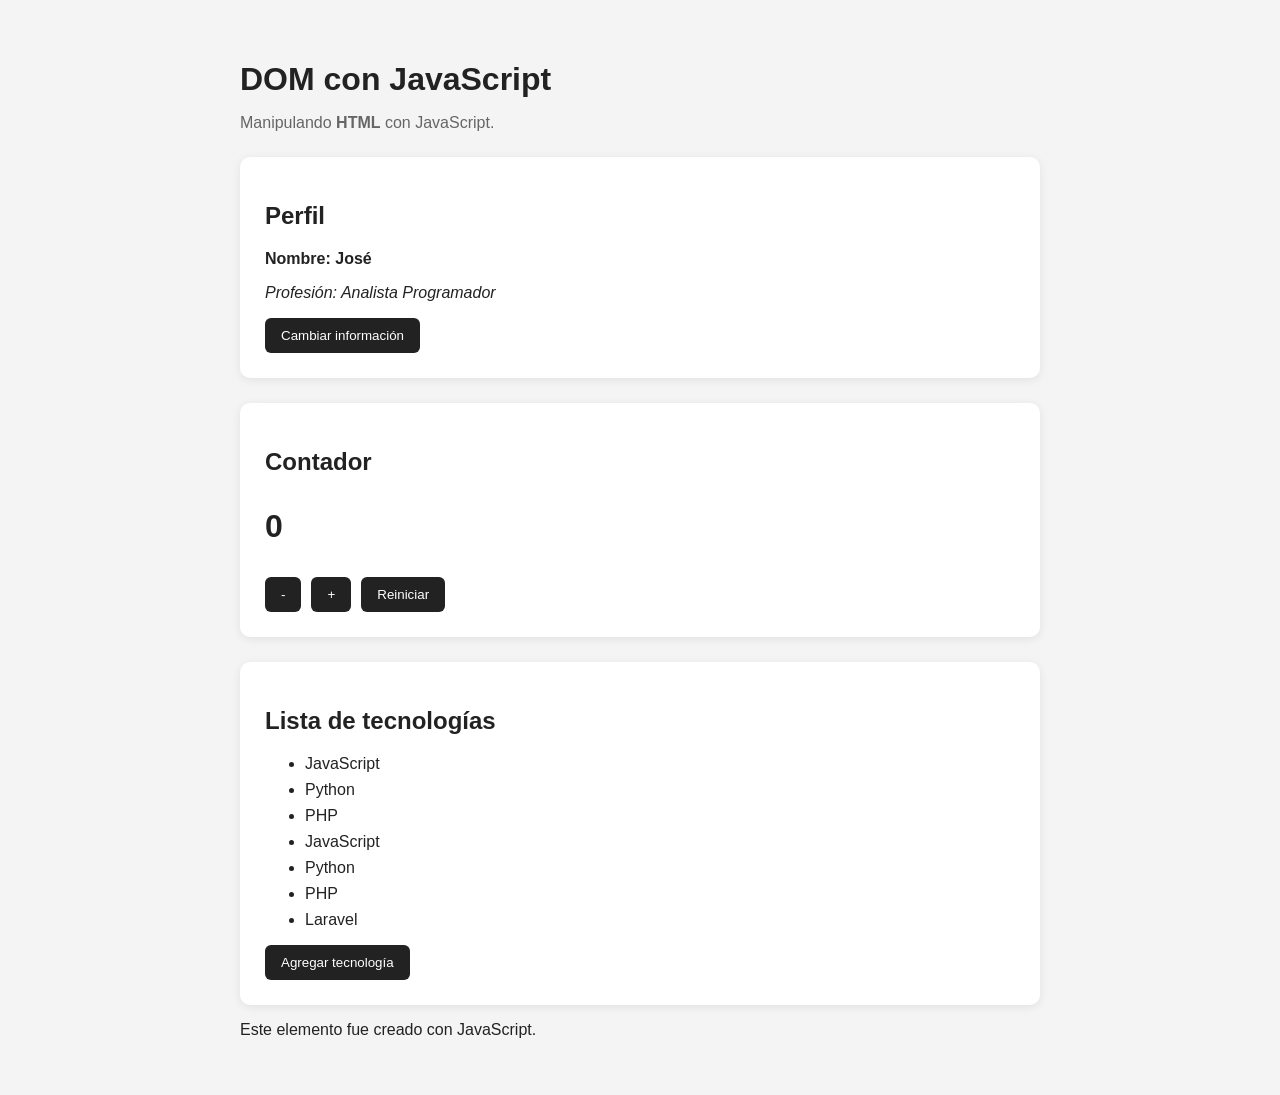
<file: 07-dom/index.html>
<!DOCTYPE html>
<html lang="es">

<head>
    <meta charset="UTF-8">
    <meta name="viewport" content="width=device-width, initial-scale=1.0">

    <title>JavaScript DOM</title>

    <link rel="stylesheet" href="style.css">
</head>

<body>

    <main class="container">

        <h1 id="titulo">JavaScript DOM</h1>

        <p id="descripcion">
            Manipulación de elementos HTML utilizando JavaScript.
        </p>

        <section class="card">

            <h2>Perfil</h2>

            <p id="nombre">Nombre: José</p>

            <p id="profesion">
                Profesión: Analista Programador
            </p>

            <button id="btnCambiar">
                Cambiar información
            </button>

        </section>

        <section class="card">

            <h2>Contador</h2>

            <p id="contador">0</p>

            <div class="botones">

                <button id="btnRestar">
                    -
                </button>

                <button id="btnSumar">
                    +
                </button>

                <button id="btnReset">
                    Reiniciar
                </button>

            </div>

        </section>

        <section class="card">

            <h2>Lista de tecnologías</h2>

            <ul id="listaTecnologias">
                <li>JavaScript</li>
                <li>Python</li>
                <li>PHP</li>
            </ul>

            <button id="btnAgregar">
                Agregar tecnología
            </button>

        </section>

    </main>

    <script src="script.js"></script>

</body>

</html>
</file>
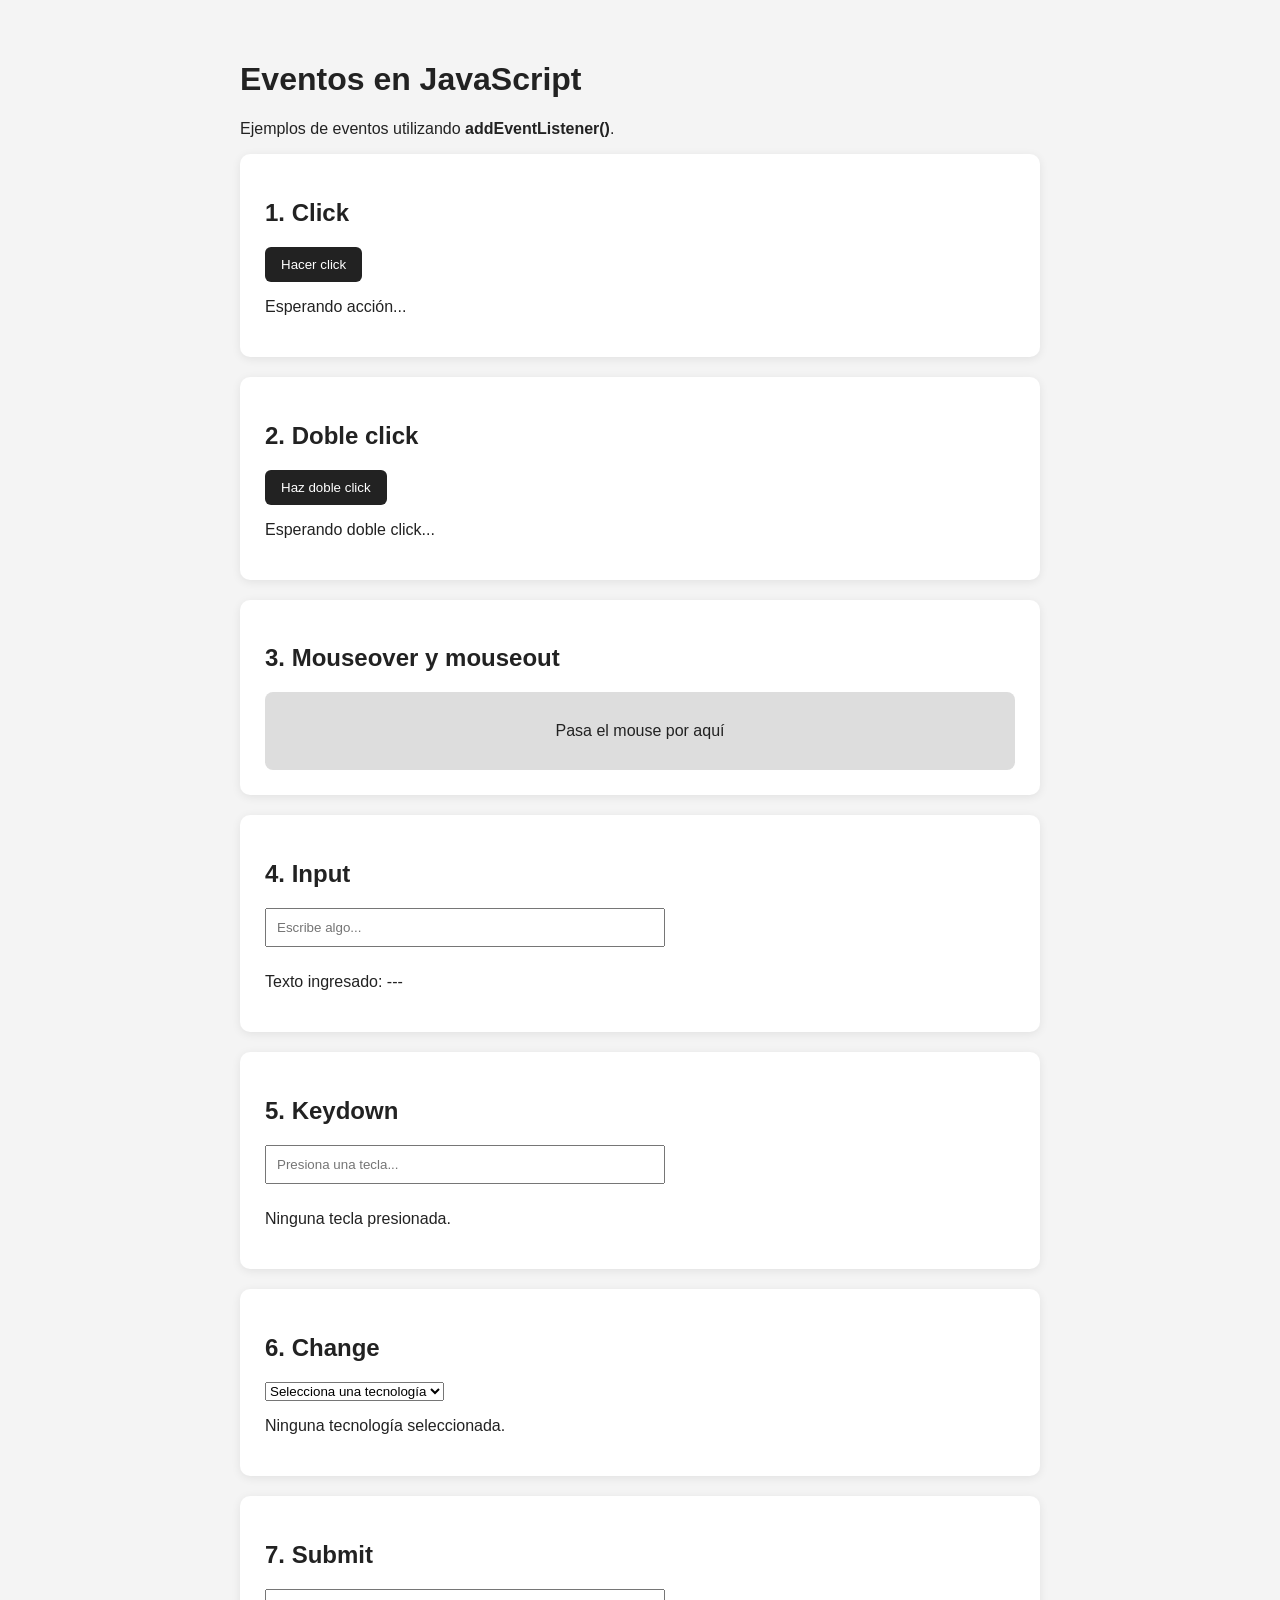
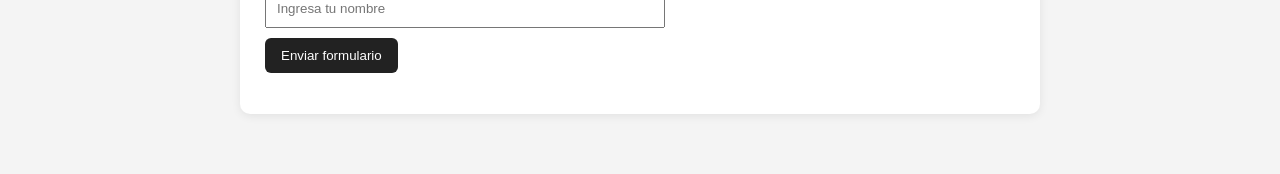
<file: 08-eventos/index.html>
<!DOCTYPE html>
<html lang="es">
<head>
    <meta charset="UTF-8">
    <meta name="viewport" content="width=device-width, initial-scale=1.0">

    <title>JavaScript Eventos</title>

    <style>
        body {
            font-family: Arial, sans-serif;
            background: #f4f4f4;
            margin: 0;
            padding: 40px 20px;
            color: #222;
        }

        .container {
            max-width: 800px;
            margin: 0 auto;
        }

        .card {
            background: white;
            padding: 25px;
            margin-bottom: 20px;
            border-radius: 10px;
            box-shadow: 0 2px 10px rgba(0, 0, 0, 0.08);
        }

        button {
            padding: 10px 16px;
            border: none;
            border-radius: 6px;
            background: #222;
            color: white;
            cursor: pointer;
            margin-right: 8px;
        }

        button:hover {
            opacity: 0.8;
        }

        input {
            padding: 10px;
            width: 100%;
            max-width: 400px;
            box-sizing: border-box;
            margin-bottom: 10px;
        }

        #zonaHover {
            padding: 30px;
            background: #ddd;
            text-align: center;
            border-radius: 8px;
        }

        #mensaje {
            font-weight: bold;
        }
    </style>
</head>

<body>

    <main class="container">

        <h1>Eventos en JavaScript</h1>

        <p>
            Ejemplos de eventos utilizando
            <strong>addEventListener()</strong>.
        </p>

        <!-- CLICK -->
        <section class="card">

            <h2>1. Click</h2>

            <button id="btnClick">
                Hacer click
            </button>

            <p id="mensajeClick">
                Esperando acción...
            </p>

        </section>

        <!-- DOBLE CLICK -->
        <section class="card">

            <h2>2. Doble click</h2>

            <button id="btnDobleClick">
                Haz doble click
            </button>

            <p id="mensajeDobleClick">
                Esperando doble click...
            </p>

        </section>

        <!-- MOUSEOVER -->
        <section class="card">

            <h2>3. Mouseover y mouseout</h2>

            <div id="zonaHover">
                Pasa el mouse por aquí
            </div>

        </section>

        <!-- INPUT -->
        <section class="card">

            <h2>4. Input</h2>

            <input
                type="text"
                id="campoTexto"
                placeholder="Escribe algo..."
            >

            <p>
                Texto ingresado:
                <span id="textoIngresado">---</span>
            </p>

        </section>

        <!-- KEYDOWN -->
        <section class="card">

            <h2>5. Keydown</h2>

            <input
                type="text"
                id="campoTeclado"
                placeholder="Presiona una tecla..."
            >

            <p id="teclaPresionada">
                Ninguna tecla presionada.
            </p>

        </section>

        <!-- CHANGE -->
        <section class="card">

            <h2>6. Change</h2>

            <select id="selectorTecnologia">

                <option value="">
                    Selecciona una tecnología
                </option>

                <option value="JavaScript">
                    JavaScript
                </option>

                <option value="Python">
                    Python
                </option>

                <option value="PHP">
                    PHP
                </option>

                <option value="Laravel">
                    Laravel
                </option>

            </select>

            <p id="tecnologiaSeleccionada">
                Ninguna tecnología seleccionada.
            </p>

        </section>

        <!-- SUBMIT -->
        <section class="card">

            <h2>7. Submit</h2>

            <form id="formulario">

                <input
                    type="text"
                    id="nombre"
                    placeholder="Ingresa tu nombre"
                    required
                >

                <br>

                <button type="submit">
                    Enviar formulario
                </button>

            </form>

            <p id="resultadoFormulario"></p>

        </section>

    </main>

    <script src="script.js"></script>

</body>
</html>
</file>
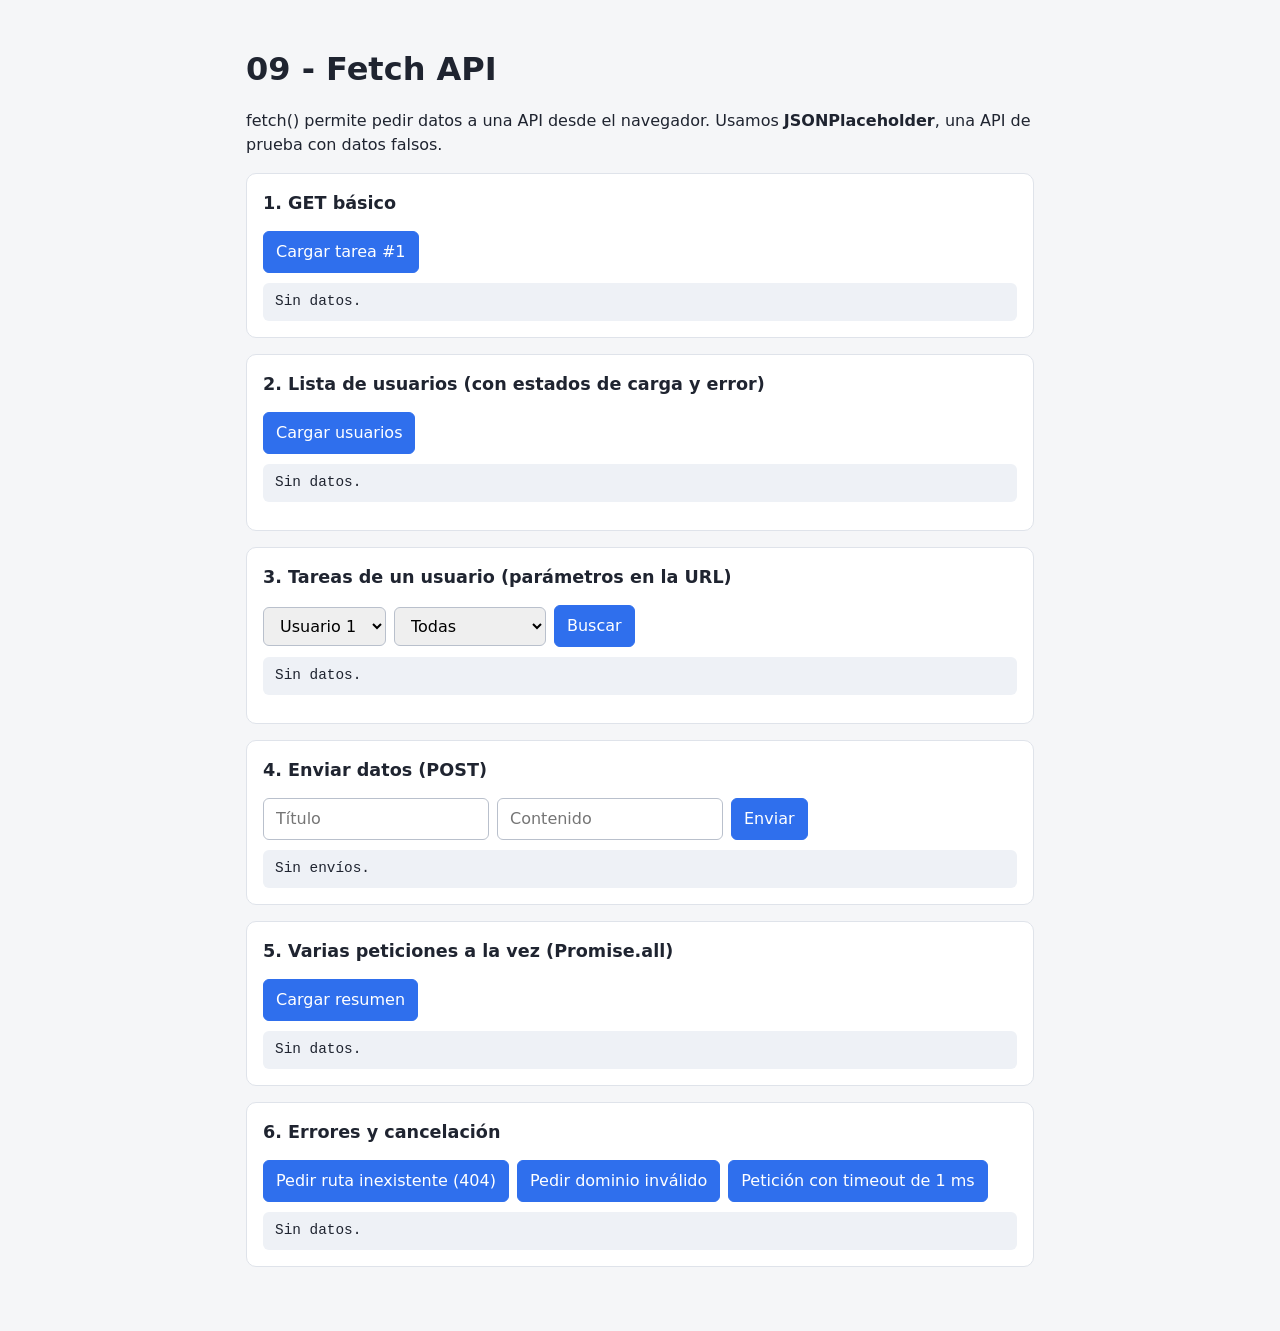
<file: 09-fetch-api/index.html>
<!DOCTYPE html>
<html lang="es">
<head>
  <meta charset="UTF-8">
  <meta name="viewport" content="width=device-width, initial-scale=1.0">
  <title>09 - Fetch API</title>

  <style>
    * { box-sizing: border-box; }

    body {
      font-family: system-ui, sans-serif;
      max-width: 820px;
      margin: 0 auto;
      padding: 24px 16px 64px;
      line-height: 1.5;
      background: #f5f6f8;
      color: #1f2430;
    }

    h1 { margin-bottom: 4px; }

    section {
      background: #fff;
      border: 1px solid #dfe3ea;
      border-radius: 10px;
      padding: 16px;
      margin-top: 16px;
    }

    h2 { margin-top: 0; font-size: 1.1rem; }

    button, input, select, textarea {
      font: inherit;
      padding: 8px 12px;
      border-radius: 6px;
      border: 1px solid #b9c0cc;
    }

    button {
      background: #2f6fed;
      color: #fff;
      border-color: #2f6fed;
      cursor: pointer;
    }

    button:hover { background: #1f5ad0; }
    button:disabled { background: #9db6ee; border-color: #9db6ee; cursor: wait; }

    .fila { display: flex; gap: 8px; flex-wrap: wrap; align-items: center; }

    .estado {
      margin-top: 10px;
      padding: 8px 12px;
      background: #eef1f6;
      border-radius: 6px;
      font-family: ui-monospace, monospace;
      font-size: 0.9rem;
      min-height: 38px;
      white-space: pre-wrap;
    }

    .estado.error { background: #fdecea; color: #c0392b; }
    .estado.ok { background: #e8f6ee; color: #1e8449; }

    .tarjetas {
      display: grid;
      grid-template-columns: repeat(auto-fill, minmax(220px, 1fr));
      gap: 10px;
      margin-top: 12px;
    }

    .tarjeta {
      border: 1px solid #dfe3ea;
      border-radius: 8px;
      padding: 10px 12px;
      background: #fafbfd;
    }

    .tarjeta h3 { margin: 0 0 4px; font-size: 1rem; }
    .tarjeta p { margin: 0; font-size: 0.9rem; color: #4a5365; }

    .etiqueta {
      display: inline-block;
      font-size: 0.75rem;
      padding: 2px 8px;
      border-radius: 99px;
      background: #dbe7ff;
      margin-top: 6px;
    }

    .etiqueta.hecha { background: #d6f5d6; }
  </style>
</head>

<body>

  <h1>09 - Fetch API</h1>
  <p>fetch() permite pedir datos a una API desde el navegador. Usamos <strong>JSONPlaceholder</strong>, una API de prueba con datos falsos.</p>

  <!-- 1. GET BÁSICO -->
  <section>
    <h2>1. GET básico</h2>
    <div class="fila">
      <button id="btnUnaTarea">Cargar tarea #1</button>
    </div>
    <div class="estado" id="estadoUna">Sin datos.</div>
  </section>

  <!-- 2. LISTA DE USUARIOS -->
  <section>
    <h2>2. Lista de usuarios (con estados de carga y error)</h2>
    <div class="fila">
      <button id="btnUsuarios">Cargar usuarios</button>
    </div>
    <div class="estado" id="estadoUsuarios">Sin datos.</div>
    <div class="tarjetas" id="tarjetasUsuarios"></div>
  </section>

  <!-- 3. PARÁMETROS Y FILTRO -->
  <section>
    <h2>3. Tareas de un usuario (parámetros en la URL)</h2>
    <div class="fila">
      <select id="selectUsuario">
        <option value="1">Usuario 1</option>
        <option value="2">Usuario 2</option>
        <option value="3">Usuario 3</option>
        <option value="4">Usuario 4</option>
        <option value="5">Usuario 5</option>
      </select>
      <select id="selectEstado">
        <option value="">Todas</option>
        <option value="true">Completadas</option>
        <option value="false">Pendientes</option>
      </select>
      <button id="btnTareas">Buscar</button>
    </div>
    <div class="estado" id="estadoTareas">Sin datos.</div>
    <div class="tarjetas" id="tarjetasTareas"></div>
  </section>

  <!-- 4. POST -->
  <section>
    <h2>4. Enviar datos (POST)</h2>
    <form id="formPost">
      <div class="fila">
        <input type="text" id="tituloPost" placeholder="Título" required>
        <input type="text" id="cuerpoPost" placeholder="Contenido" required>
        <button type="submit" id="btnEnviar">Enviar</button>
      </div>
    </form>
    <div class="estado" id="estadoPost">Sin envíos.</div>
  </section>

  <!-- 5. PROMISE.ALL -->
  <section>
    <h2>5. Varias peticiones a la vez (Promise.all)</h2>
    <div class="fila">
      <button id="btnResumen">Cargar resumen</button>
    </div>
    <div class="estado" id="estadoResumen">Sin datos.</div>
  </section>

  <!-- 6. ERRORES -->
  <section>
    <h2>6. Errores y cancelación</h2>
    <div class="fila">
      <button id="btnError404">Pedir ruta inexistente (404)</button>
      <button id="btnRed">Pedir dominio inválido</button>
      <button id="btnCancelar">Petición con timeout de 1 ms</button>
    </div>
    <div class="estado" id="estadoErrores">Sin datos.</div>
  </section>

  <script src="script.js"></script>
</body>
</html>
</file>
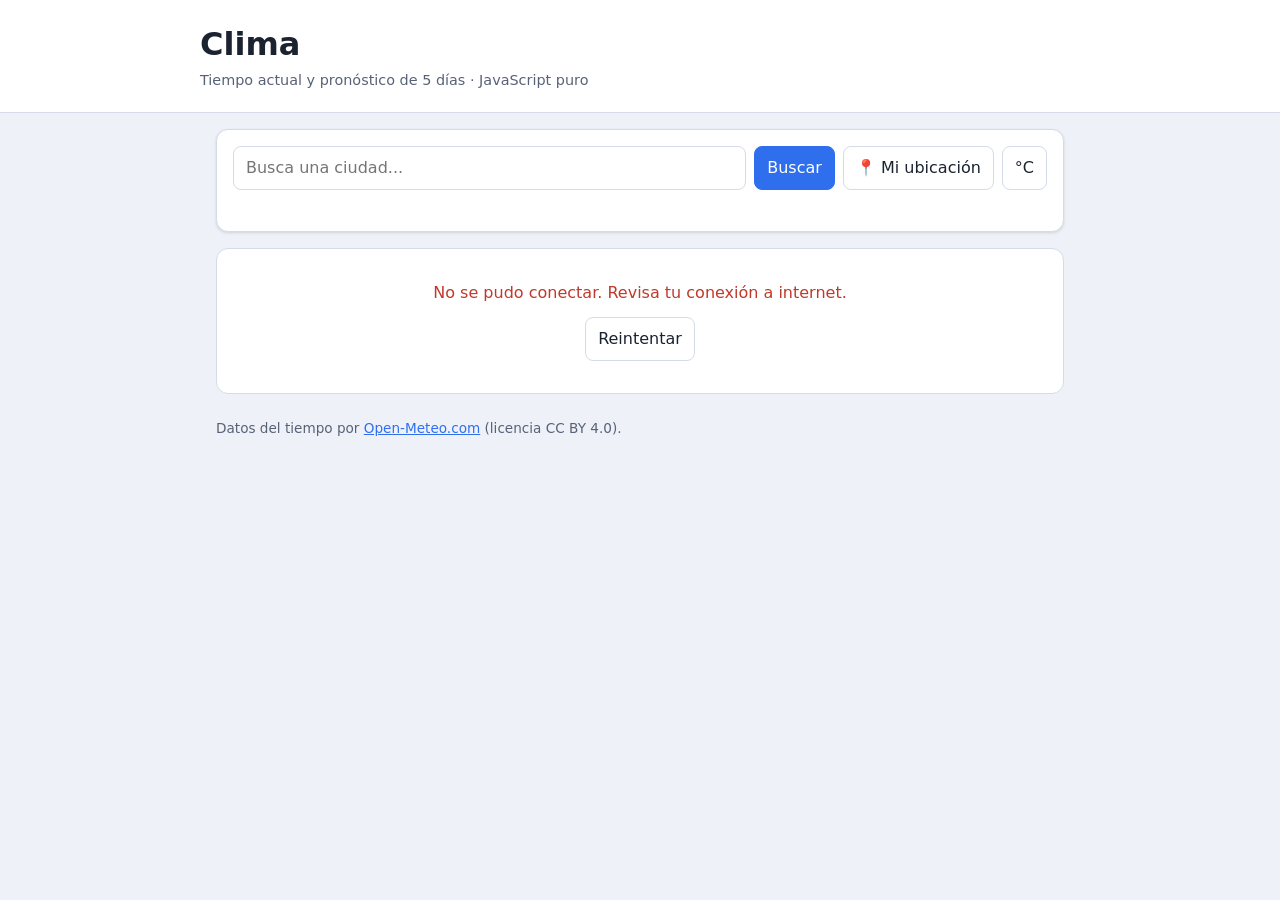
<file: projects/api-clima/index.html>
<!DOCTYPE html>
<html lang="es">
<head>
  <meta charset="UTF-8">
  <meta name="viewport" content="width=device-width, initial-scale=1.0">
  <meta name="description" content="Aplicación del clima en JavaScript puro: busca una ciudad y consulta el tiempo actual y el pronóstico de 5 días con la API de Open-Meteo.">
  <title>Clima - JavaScript puro</title>
  <link rel="stylesheet" href="css/styles.css">
</head>

<body>

  <header class="cabecera">
    <div>
      <h1>Clima</h1>
      <p class="subtitulo">Tiempo actual y pronóstico de 5 días · JavaScript puro</p>
    </div>
  </header>

  <main class="contenedor">

    <!-- Búsqueda -->
    <section class="panel" aria-label="Buscar ciudad">

      <form id="formBusqueda" class="form-busqueda" role="search" autocomplete="off">

        <div class="campo-busqueda">

          <label for="inputCiudad" class="oculto-visual">Ciudad</label>

          <input
            type="search"
            id="inputCiudad"
            placeholder="Busca una ciudad..."
            maxlength="60"
          >

          <ul id="sugerencias" class="sugerencias" hidden></ul>

        </div>

        <button type="submit" class="btn btn-primario">Buscar</button>

        <button type="button" id="btnUbicacion" class="btn" title="Usar mi ubicación">
          📍 Mi ubicación
        </button>

        <button type="button" id="btnUnidad" class="btn" title="Cambiar unidad de temperatura">
          °C
        </button>

      </form>

      <p id="aviso" class="aviso" role="status"></p>

      <div id="favoritos" class="favoritos" aria-label="Ciudades favoritas"></div>

    </section>

    <!-- Resultado -->
    <section id="resultado" class="resultado" aria-live="polite" aria-busy="false">

      <div id="estado" class="estado" hidden></div>

      <div id="clima" hidden></div>

    </section>

  </main>

  <footer class="pie">
    <p>
      Datos del tiempo por
      <a href="https://open-meteo.com/" target="_blank" rel="noopener">Open-Meteo.com</a>
      (licencia CC BY 4.0).
    </p>
  </footer>

  <script type="module" src="js/main.js"></script>
</body>
</html>
</file>
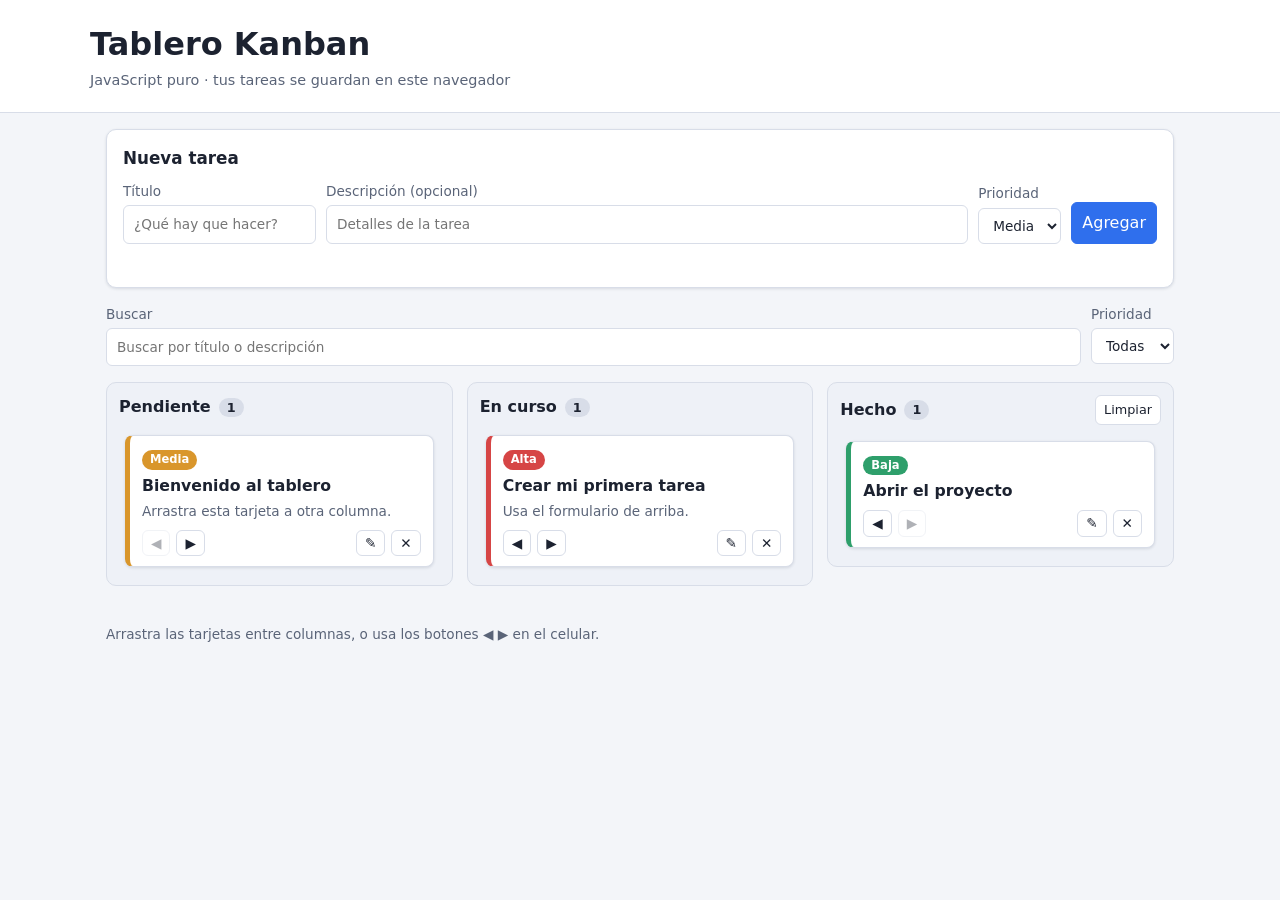
<file: projects/kanba/index.html>
<!DOCTYPE html>
<html lang="es">
<head>
  <meta charset="UTF-8">
  <meta name="viewport" content="width=device-width, initial-scale=1.0">
  <meta name="description" content="Tablero Kanban hecho con JavaScript puro: crear, editar, mover y borrar tareas con persistencia en el navegador.">
  <title>Kanban - JavaScript puro</title>
  <link rel="stylesheet" href="css/styles.css">
</head>

<body>

  <header class="cabecera">
    <div>
      <h1>Tablero Kanban</h1>
      <p class="subtitulo">JavaScript puro · tus tareas se guardan en este navegador</p>
    </div>
  </header>

  <main class="contenedor">

    <!-- Formulario para crear tareas -->
    <section class="panel" aria-labelledby="titulo-nueva">
      <h2 id="titulo-nueva">Nueva tarea</h2>

      <form id="formNueva" class="form-nueva" autocomplete="off">

        <label class="campo">
          <span>Título</span>
          <input type="text" name="titulo" maxlength="80" placeholder="¿Qué hay que hacer?" required>
        </label>

        <label class="campo campo-ancho">
          <span>Descripción (opcional)</span>
          <input type="text" name="descripcion" maxlength="300" placeholder="Detalles de la tarea">
        </label>

        <label class="campo">
          <span>Prioridad</span>
          <select name="prioridad">
            <option value="baja">Baja</option>
            <option value="media" selected>Media</option>
            <option value="alta">Alta</option>
          </select>
        </label>

        <button type="submit" class="btn btn-primario">Agregar</button>
      </form>

      <p id="mensaje" class="mensaje" role="status" aria-live="polite"></p>
    </section>

    <!-- Filtros -->
    <section class="filtros" aria-label="Filtros">
      <label class="campo campo-ancho">
        <span>Buscar</span>
        <input type="search" id="buscar" placeholder="Buscar por título o descripción">
      </label>

      <label class="campo">
        <span>Prioridad</span>
        <select id="filtroPrioridad">
          <option value="">Todas</option>
          <option value="alta">Alta</option>
          <option value="media">Media</option>
          <option value="baja">Baja</option>
        </select>
      </label>
    </section>

    <!-- Las columnas se generan desde js/ui.js -->
    <section id="tablero" class="tablero" aria-label="Tablero de tareas"></section>

  </main>

  <!-- Diálogo de edición -->
  <dialog id="dialogoEditar" class="dialogo" aria-labelledby="titulo-editar">
    <form id="formEditar" class="form-editar">

      <h2 id="titulo-editar">Editar tarea</h2>

      <label class="campo">
        <span>Título</span>
        <input type="text" name="titulo" maxlength="80" required>
      </label>

      <label class="campo">
        <span>Descripción</span>
        <input type="text" name="descripcion" maxlength="300">
      </label>

      <label class="campo">
        <span>Prioridad</span>
        <select name="prioridad">
          <option value="baja">Baja</option>
          <option value="media">Media</option>
          <option value="alta">Alta</option>
        </select>
      </label>

      <p id="mensajeEditar" class="mensaje error" role="alert"></p>

      <div class="acciones-dialogo">
        <button type="button" id="btnCancelarEdicion" class="btn">Cancelar</button>
        <button type="submit" class="btn btn-primario">Guardar</button>
      </div>

    </form>
  </dialog>

  <footer class="pie">
    <p>Arrastra las tarjetas entre columnas, o usa los botones ◀ ▶ en el celular.</p>
  </footer>

  <script type="module" src="js/main.js"></script>
</body>
</html>
</file>
<file: 07-dom/style.css>
/* ==========================================
   07 - DOM
   ========================================== */

* {
    box-sizing: border-box;
}

body {
    margin: 0;
    padding: 40px 20px;

    font-family: Arial, sans-serif;

    background: #f4f4f4;
    color: #222;
}

.container {
    width: 100%;
    max-width: 800px;

    margin: 0 auto;
}

h1 {
    margin-bottom: 10px;
}

#descripcion {
    color: #666;
}

.card {
    margin-top: 25px;
    padding: 25px;

    background: white;

    border-radius: 10px;

    box-shadow: 0 2px 10px rgba(0, 0, 0, 0.08);
}

button {
    padding: 10px 16px;

    border: none;
    border-radius: 6px;

    background: #222;
    color: white;

    cursor: pointer;
}

button:hover {
    opacity: 0.8;
}

.botones {
    display: flex;
    gap: 10px;
}

#contador {
    font-size: 32px;
    font-weight: bold;
}

li {
    margin-bottom: 8px;
}
</file>
<file: projects/api-clima/css/styles.css>
/* ==========================================
   VARIABLES Y BASE
   ========================================== */

:root {
  --fondo: #eef2f8;
  --superficie: #ffffff;
  --superficie-2: #f1f4fa;
  --borde: #d5dbe8;
  --texto: #1b2230;
  --texto-suave: #586277;
  --primario: #2f6fed;
  --primario-oscuro: #1f56c4;
  --peligro: #c0392b;
  --ok: #1e8449;

  --dia-1: #4a9df0;
  --dia-2: #8fd0ff;
  --noche-1: #1c2850;
  --noche-2: #3d4f8f;

  --radio: 12px;
  --sombra: 0 1px 3px rgba(20, 30, 60, 0.14);
}

@media (prefers-color-scheme: dark) {
  :root {
    --fondo: #11151d;
    --superficie: #1b202b;
    --superficie-2: #252b38;
    --borde: #343c4e;
    --texto: #e7eaf2;
    --texto-suave: #98a2b6;
    --primario: #5b8cff;
    --primario-oscuro: #4575e6;
    --sombra: 0 1px 3px rgba(0, 0, 0, 0.5);
  }
}

* { box-sizing: border-box; }

body {
  margin: 0;
  font-family: system-ui, -apple-system, "Segoe UI", sans-serif;
  line-height: 1.5;
  background: var(--fondo);
  color: var(--texto);
}

h1, h2, h3, p, dl, dd { margin: 0; }

a { color: var(--primario); }

.oculto-visual {
  position: absolute;
  width: 1px;
  height: 1px;
  overflow: hidden;
  clip: rect(0 0 0 0);
  white-space: nowrap;
}

[hidden] { display: none !important; }


/* ==========================================
   CABECERA, CONTENEDOR Y PIE
   ========================================== */

.cabecera {
  padding: 20px 16px;
  background: var(--superficie);
  border-bottom: 1px solid var(--borde);
}

.cabecera > div,
.contenedor,
.pie {
  max-width: 880px;
  margin: 0 auto;
}

.subtitulo {
  margin-top: 2px;
  color: var(--texto-suave);
  font-size: 0.9rem;
}

.contenedor { padding: 16px; }

.pie {
  padding: 8px 16px 32px;
  color: var(--texto-suave);
  font-size: 0.85rem;
}


/* ==========================================
   BÚSQUEDA
   ========================================== */

.panel {
  background: var(--superficie);
  border: 1px solid var(--borde);
  border-radius: var(--radio);
  padding: 16px;
  box-shadow: var(--sombra);
}

.form-busqueda {
  display: flex;
  flex-wrap: wrap;
  gap: 8px;
}

.campo-busqueda {
  position: relative;
  flex: 1 1 240px;
}

input, .btn {
  font: inherit;
  color: var(--texto);
  padding: 9px 12px;
  border: 1px solid var(--borde);
  border-radius: 8px;
  background: var(--superficie);
}

.campo-busqueda input { width: 100%; }

input:focus-visible,
.btn:focus-visible,
.sugerencias button:focus-visible,
.chip:focus-visible {
  outline: 2px solid var(--primario);
  outline-offset: 2px;
}

.btn { cursor: pointer; }
.btn:hover { background: var(--superficie-2); }

.btn-primario {
  background: var(--primario);
  border-color: var(--primario);
  color: #fff;
}

.btn-primario:hover { background: var(--primario-oscuro); }

.sugerencias {
  position: absolute;
  top: calc(100% + 4px);
  left: 0;
  right: 0;
  z-index: 10;
  margin: 0;
  padding: 4px;
  list-style: none;
  background: var(--superficie);
  border: 1px solid var(--borde);
  border-radius: 8px;
  box-shadow: 0 6px 18px rgba(20, 30, 60, 0.2);
}

.sugerencias button {
  display: flex;
  flex-direction: column;
  align-items: flex-start;
  width: 100%;
  padding: 8px 10px;
  font: inherit;
  color: var(--texto);
  text-align: left;
  background: transparent;
  border: 0;
  border-radius: 6px;
  cursor: pointer;
}

.sugerencias button:hover,
.sugerencias button:focus-visible { background: var(--superficie-2); }

.sugerencias small { color: var(--texto-suave); }

.sugerencias .vacio {
  padding: 8px 10px;
  color: var(--texto-suave);
  font-size: 0.9rem;
}

.aviso {
  min-height: 1.3em;
  margin-top: 8px;
  color: var(--texto-suave);
  font-size: 0.85rem;
}

.favoritos {
  display: flex;
  flex-wrap: wrap;
  gap: 8px;
}

.favoritos:not(:empty) { margin-top: 8px; }

.chip-fav {
  display: inline-flex;
  align-items: center;
  background: var(--superficie-2);
  border: 1px solid var(--borde);
  border-radius: 99px;
}

.chip {
  padding: 4px 6px 4px 12px;
  font: inherit;
  font-size: 0.9rem;
  color: var(--texto);
  background: transparent;
  border: 0;
  border-radius: 99px;
  cursor: pointer;
}

.chip-quitar {
  padding: 4px 10px 4px 4px;
  font: inherit;
  font-size: 0.85rem;
  color: var(--texto-suave);
  background: transparent;
  border: 0;
  border-radius: 99px;
  cursor: pointer;
}

.chip-quitar:hover { color: var(--peligro); }


/* ==========================================
   ESTADOS (CARGANDO Y ERROR)
   ========================================== */

.resultado { margin-top: 16px; }

.estado {
  display: flex;
  align-items: center;
  justify-content: center;
  gap: 12px;
  padding: 32px 16px;
  text-align: center;
  background: var(--superficie);
  border: 1px solid var(--borde);
  border-radius: var(--radio);
}

.estado.error {
  flex-direction: column;
  color: var(--peligro);
}

.spinner {
  width: 22px;
  height: 22px;
  border: 3px solid var(--borde);
  border-top-color: var(--primario);
  border-radius: 50%;
  animation: girar 0.8s linear infinite;
}

@keyframes girar {
  to { transform: rotate(360deg); }
}

@media (prefers-reduced-motion: reduce) {
  .spinner { animation-duration: 3s; }
}


/* ==========================================
   TARJETA DEL CLIMA
   ========================================== */

.tarjeta-clima {
  padding: 20px;
  color: #fff;
  border-radius: var(--radio);
  box-shadow: var(--sombra);
}

.tarjeta-clima.dia { background: linear-gradient(145deg, var(--dia-1), var(--dia-2)); }
.tarjeta-clima.noche { background: linear-gradient(145deg, var(--noche-1), var(--noche-2)); }

.tarjeta-cabecera {
  display: flex;
  justify-content: space-between;
  align-items: flex-start;
  gap: 12px;
  flex-wrap: wrap;
}

.tarjeta-cabecera h2 { font-size: 1.35rem; }

.hora {
  font-size: 0.85rem;
  opacity: 0.85;
}

.btn-fav {
  color: #fff;
  background: rgba(255, 255, 255, 0.2);
  border-color: rgba(255, 255, 255, 0.5);
}

.btn-fav:hover { background: rgba(255, 255, 255, 0.35); }

.actual {
  display: flex;
  align-items: center;
  gap: 16px;
  margin: 12px 0;
}

.icono-grande { font-size: 4rem; line-height: 1; }

.temperatura {
  font-size: 3.4rem;
  font-weight: 600;
  line-height: 1;
}

.descripcion { font-size: 1.05rem; }

.detalles {
  display: grid;
  grid-template-columns: repeat(auto-fit, minmax(130px, 1fr));
  gap: 10px;
  margin-top: 8px;
}

.detalle {
  padding: 8px 12px;
  background: rgba(255, 255, 255, 0.18);
  border-radius: 8px;
}

.detalle dt {
  font-size: 0.78rem;
  opacity: 0.85;
}

.detalle dd { font-weight: 600; }

.pronostico h3 {
  margin: 18px 0 8px;
  font-size: 1rem;
}

.dias {
  display: grid;
  grid-template-columns: repeat(5, 1fr);
  gap: 8px;
}

.dia-tarjeta {
  padding: 10px 6px;
  text-align: center;
  background: rgba(255, 255, 255, 0.18);
  border-radius: 8px;
}

.dia-nombre {
  font-size: 0.82rem;
  text-transform: capitalize;
}

.dia-icono {
  display: block;
  margin: 4px 0;
  font-size: 1.8rem;
}

.dia-rango { font-size: 0.9rem; font-weight: 600; }

.dia-lluvia {
  margin-top: 2px;
  font-size: 0.78rem;
  opacity: 0.9;
}


/* ==========================================
   RESPONSIVE
   ========================================== */

@media (max-width: 620px) {

  .dias { grid-template-columns: repeat(3, 1fr); }

  .temperatura { font-size: 2.8rem; }

  .icono-grande { font-size: 3.2rem; }

}
</file>
<file: projects/kanba/css/styles.css>
/* ==========================================
   VARIABLES Y BASE
   ========================================== */

:root {
  --fondo: #f3f5f9;
  --superficie: #ffffff;
  --superficie-2: #eef1f7;
  --borde: #d8dde8;
  --texto: #1c2230;
  --texto-suave: #5a6478;
  --primario: #2f6fed;
  --primario-oscuro: #1f56c4;
  --peligro: #c0392b;
  --ok: #1e8449;

  --prioridad-baja: #2e9f6b;
  --prioridad-media: #d9962b;
  --prioridad-alta: #d64545;

  --radio: 10px;
  --sombra: 0 1px 3px rgba(20, 30, 60, 0.12);
}

@media (prefers-color-scheme: dark) {
  :root {
    --fondo: #12151c;
    --superficie: #1c212c;
    --superficie-2: #252b38;
    --borde: #353d4e;
    --texto: #e8ebf2;
    --texto-suave: #98a2b6;
    --primario: #5b8cff;
    --primario-oscuro: #4575e6;
    --sombra: 0 1px 3px rgba(0, 0, 0, 0.5);
  }
}

* { box-sizing: border-box; }

body {
  margin: 0;
  font-family: system-ui, -apple-system, "Segoe UI", sans-serif;
  line-height: 1.5;
  background: var(--fondo);
  color: var(--texto);
}

h1, h2, h3 { margin: 0; }

/* ==========================================
   CABECERA Y CONTENEDOR
   ========================================== */

.cabecera {
  padding: 20px 16px;
  background: var(--superficie);
  border-bottom: 1px solid var(--borde);
}

.cabecera > div,
.contenedor,
.pie {
  max-width: 1100px;
  margin: 0 auto;
}

.subtitulo {
  margin: 2px 0 0;
  color: var(--texto-suave);
  font-size: 0.9rem;
}

.contenedor { padding: 16px; }

.pie {
  padding: 8px 16px 32px;
  color: var(--texto-suave);
  font-size: 0.85rem;
}

/* ==========================================
   FORMULARIOS Y BOTONES
   ========================================== */

.panel {
  background: var(--superficie);
  border: 1px solid var(--borde);
  border-radius: var(--radio);
  padding: 16px;
  box-shadow: var(--sombra);
}

.panel h2 { font-size: 1.05rem; margin-bottom: 10px; }

.form-nueva {
  display: flex;
  flex-wrap: wrap;
  gap: 10px;
  align-items: flex-end;
}

.campo {
  display: flex;
  flex-direction: column;
  gap: 4px;
  font-size: 0.85rem;
  color: var(--texto-suave);
}

.campo-ancho { flex: 1 1 220px; }

input, select, .btn {
  font: inherit;
  color: var(--texto);
  padding: 8px 10px;
  border: 1px solid var(--borde);
  border-radius: 6px;
  background: var(--superficie);
}

input:focus-visible,
select:focus-visible,
.btn:focus-visible,
.tarjeta:focus-visible {
  outline: 2px solid var(--primario);
  outline-offset: 2px;
}

.btn { cursor: pointer; }
.btn:hover { background: var(--superficie-2); }

.btn-primario {
  background: var(--primario);
  border-color: var(--primario);
  color: #fff;
}

.btn-primario:hover { background: var(--primario-oscuro); }

.mensaje {
  min-height: 1.4em;
  margin: 8px 0 0;
  font-size: 0.85rem;
}

.mensaje.ok { color: var(--ok); }
.mensaje.error { color: var(--peligro); }

.filtros {
  display: flex;
  flex-wrap: wrap;
  gap: 10px;
  margin: 16px 0;
}

/* ==========================================
   TABLERO Y COLUMNAS
   ========================================== */

.tablero {
  display: grid;
  grid-template-columns: repeat(3, 1fr);
  gap: 14px;
  align-items: start;
}

.columna {
  background: var(--superficie-2);
  border: 1px solid var(--borde);
  border-radius: var(--radio);
  padding: 12px;
}

.columna-cabecera {
  display: flex;
  align-items: center;
  justify-content: space-between;
  gap: 8px;
  margin-bottom: 10px;
}

.columna-titulo {
  display: flex;
  align-items: center;
  gap: 8px;
  font-size: 1rem;
}

.contador {
  min-width: 24px;
  padding: 0 8px;
  text-align: center;
  font-size: 0.8rem;
  border-radius: 99px;
  background: var(--borde);
}

.btn-pequeno {
  padding: 4px 8px;
  font-size: 0.8rem;
}

.lista {
  display: flex;
  flex-direction: column;
  gap: 10px;
  min-height: 90px;
  padding: 4px;
  border: 2px dashed transparent;
  border-radius: 8px;
  transition: background 0.15s, border-color 0.15s;
}

.lista.sobre {
  border-color: var(--primario);
  background: rgba(47, 111, 237, 0.08);
}

.vacio {
  margin: 8px 0;
  text-align: center;
  color: var(--texto-suave);
  font-size: 0.85rem;
}

/* ==========================================
   TARJETAS
   ========================================== */

.tarjeta {
  background: var(--superficie);
  border: 1px solid var(--borde);
  border-left: 5px solid var(--prioridad-media);
  border-radius: 8px;
  padding: 10px 12px;
  box-shadow: var(--sombra);
  cursor: grab;
}

.tarjeta.prioridad-baja { border-left-color: var(--prioridad-baja); }
.tarjeta.prioridad-media { border-left-color: var(--prioridad-media); }
.tarjeta.prioridad-alta { border-left-color: var(--prioridad-alta); }

.tarjeta.arrastrando {
  opacity: 0.45;
  cursor: grabbing;
}

.tarjeta h3 {
  font-size: 0.98rem;
  overflow-wrap: anywhere;
}

.tarjeta p {
  margin: 4px 0 0;
  font-size: 0.85rem;
  color: var(--texto-suave);
  overflow-wrap: anywhere;
}

.etiqueta {
  display: inline-block;
  margin-bottom: 4px;
  padding: 1px 8px;
  font-size: 0.72rem;
  font-weight: 600;
  color: #fff;
  border-radius: 99px;
}

.etiqueta.prioridad-baja { background: var(--prioridad-baja); }
.etiqueta.prioridad-media { background: var(--prioridad-media); }
.etiqueta.prioridad-alta { background: var(--prioridad-alta); }

.tarjeta-acciones {
  display: flex;
  gap: 6px;
  margin-top: 8px;
}

.tarjeta-acciones .btn {
  padding: 2px 8px;
  font-size: 0.85rem;
}

.tarjeta-acciones .btn:disabled {
  opacity: 0.35;
  cursor: not-allowed;
}

.tarjeta-acciones .separador { flex: 1; }

/* ==========================================
   DIÁLOGO DE EDICIÓN
   ========================================== */

.dialogo {
  width: min(420px, 92vw);
  padding: 0;
  color: var(--texto);
  background: var(--superficie);
  border: 1px solid var(--borde);
  border-radius: var(--radio);
}

.dialogo::backdrop { background: rgba(10, 14, 24, 0.55); }

.form-editar {
  display: flex;
  flex-direction: column;
  gap: 12px;
  padding: 18px;
}

.acciones-dialogo {
  display: flex;
  justify-content: flex-end;
  gap: 8px;
}

/* ==========================================
   RESPONSIVE
   ========================================== */

@media (max-width: 820px) {
  .tablero { grid-template-columns: 1fr; }
}
</file>
